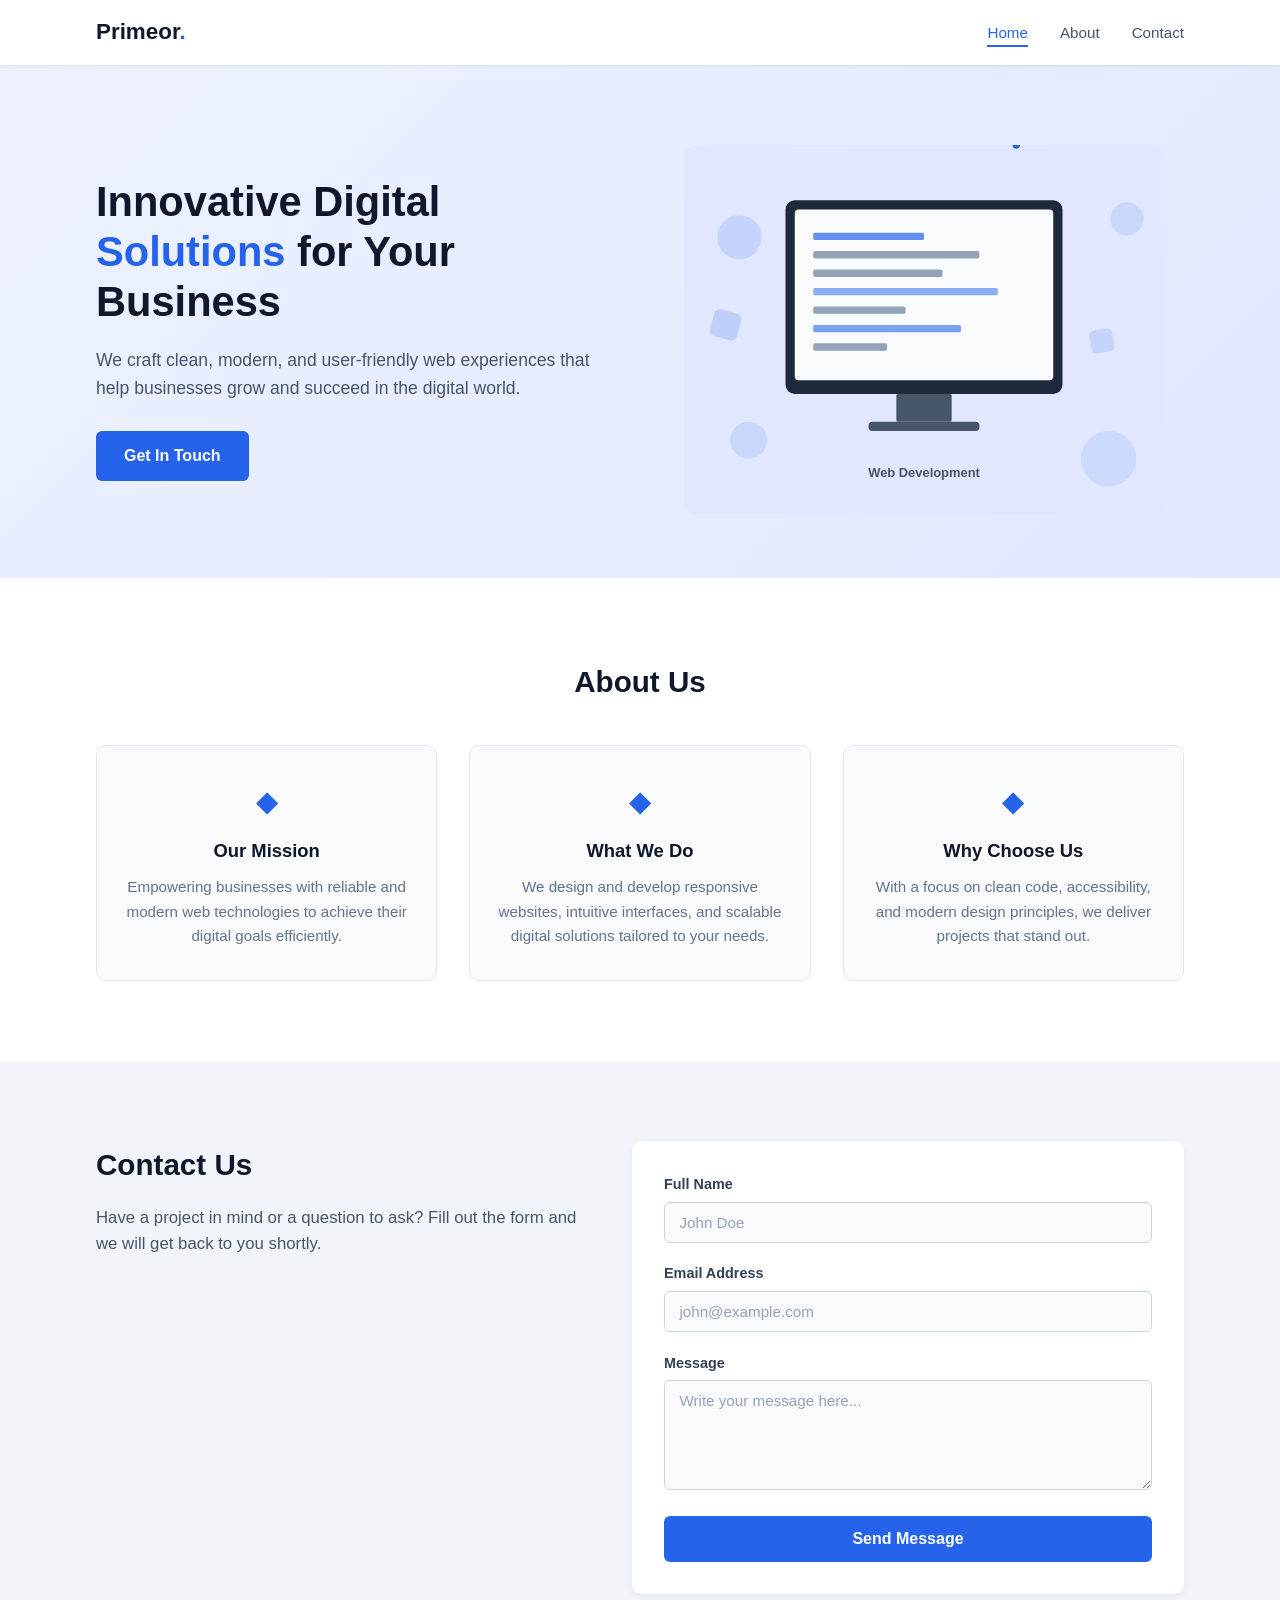
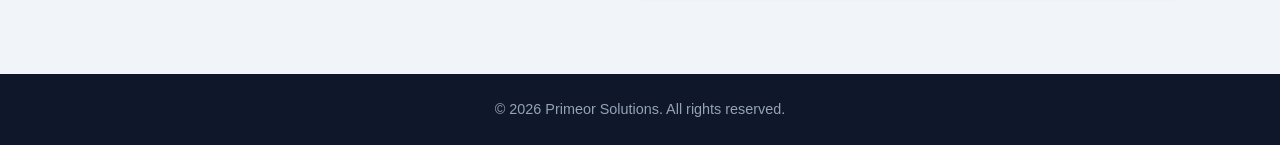
<file: Level-1/Task-1-HTML-CSS/index.html>
<!DOCTYPE html>
<html lang="en">
<head>
  <meta charset="UTF-8">
  <meta name="viewport" content="width=device-width, initial-scale=1.0">
  <meta name="description" content="Primeor Solutions — Innovative digital solutions for modern businesses.">
  <title>Primeor Solutions</title>
  <link rel="stylesheet" href="css/style.css">
</head>
<body>

  <!-- Navigation -->
  <header class="site-header">
    <nav class="navbar" aria-label="Main navigation">
      <a href="#" class="nav-logo">Primeor<span class="logo-accent">.</span></a>
      <ul class="nav-links">
        <li><a href="#home" class="nav-link active">Home</a></li>
        <li><a href="#about" class="nav-link">About</a></li>
        <li><a href="#contact" class="nav-link">Contact</a></li>
      </ul>
    </nav>
  </header>

  <!-- Hero Section -->
  <main>
    <section id="home" class="hero">
      <div class="container hero-content">
        <div class="hero-text">
          <h1>Innovative Digital <span class="highlight">Solutions</span> for Your Business</h1>
          <p>We craft clean, modern, and user-friendly web experiences that help businesses grow and succeed in the digital world.</p>
          <a href="#contact" class="btn btn-primary">Get In Touch</a>
        </div>
        <div class="hero-image">
          <img src="images/hero-illustration.svg" alt="Digital solutions illustration showing web development and design concepts" width="520" height="400">
        </div>
      </div>
    </section>

    <!-- About Section -->
    <section id="about" class="about">
      <div class="container">
        <h2 class="section-title">About Us</h2>
        <div class="about-grid">
          <div class="about-card">
            <div class="card-icon">&#9670;</div>
            <h3>Our Mission</h3>
            <p>Empowering businesses with reliable and modern web technologies to achieve their digital goals efficiently.</p>
          </div>
          <div class="about-card">
            <div class="card-icon">&#9670;</div>
            <h3>What We Do</h3>
            <p>We design and develop responsive websites, intuitive interfaces, and scalable digital solutions tailored to your needs.</p>
          </div>
          <div class="about-card">
            <div class="card-icon">&#9670;</div>
            <h3>Why Choose Us</h3>
            <p>With a focus on clean code, accessibility, and modern design principles, we deliver projects that stand out.</p>
          </div>
        </div>
      </div>
    </section>

    <!-- Contact Section -->
    <section id="contact" class="contact">
      <div class="container contact-wrapper">
        <div class="contact-info">
          <h2 class="section-title">Contact Us</h2>
          <p>Have a project in mind or a question to ask? Fill out the form and we will get back to you shortly.</p>
        </div>
        <form class="contact-form" action="#" method="post" novalidate>
          <div class="form-group">
            <label for="name">Full Name</label>
            <input type="text" id="name" name="name" placeholder="John Doe" required>
          </div>
          <div class="form-group">
            <label for="email">Email Address</label>
            <input type="email" id="email" name="email" placeholder="john@example.com" required>
          </div>
          <div class="form-group">
            <label for="message">Message</label>
            <textarea id="message" name="message" rows="5" placeholder="Write your message here..." required></textarea>
          </div>
          <button type="submit" class="btn btn-submit">Send Message</button>
        </form>
      </div>
    </section>
  </main>

  <!-- Footer -->
  <footer class="site-footer">
    <div class="container footer-content">
      <p>&copy; 2026 Primeor Solutions. All rights reserved.</p>
    </div>
  </footer>

</body>
</html>
</file>
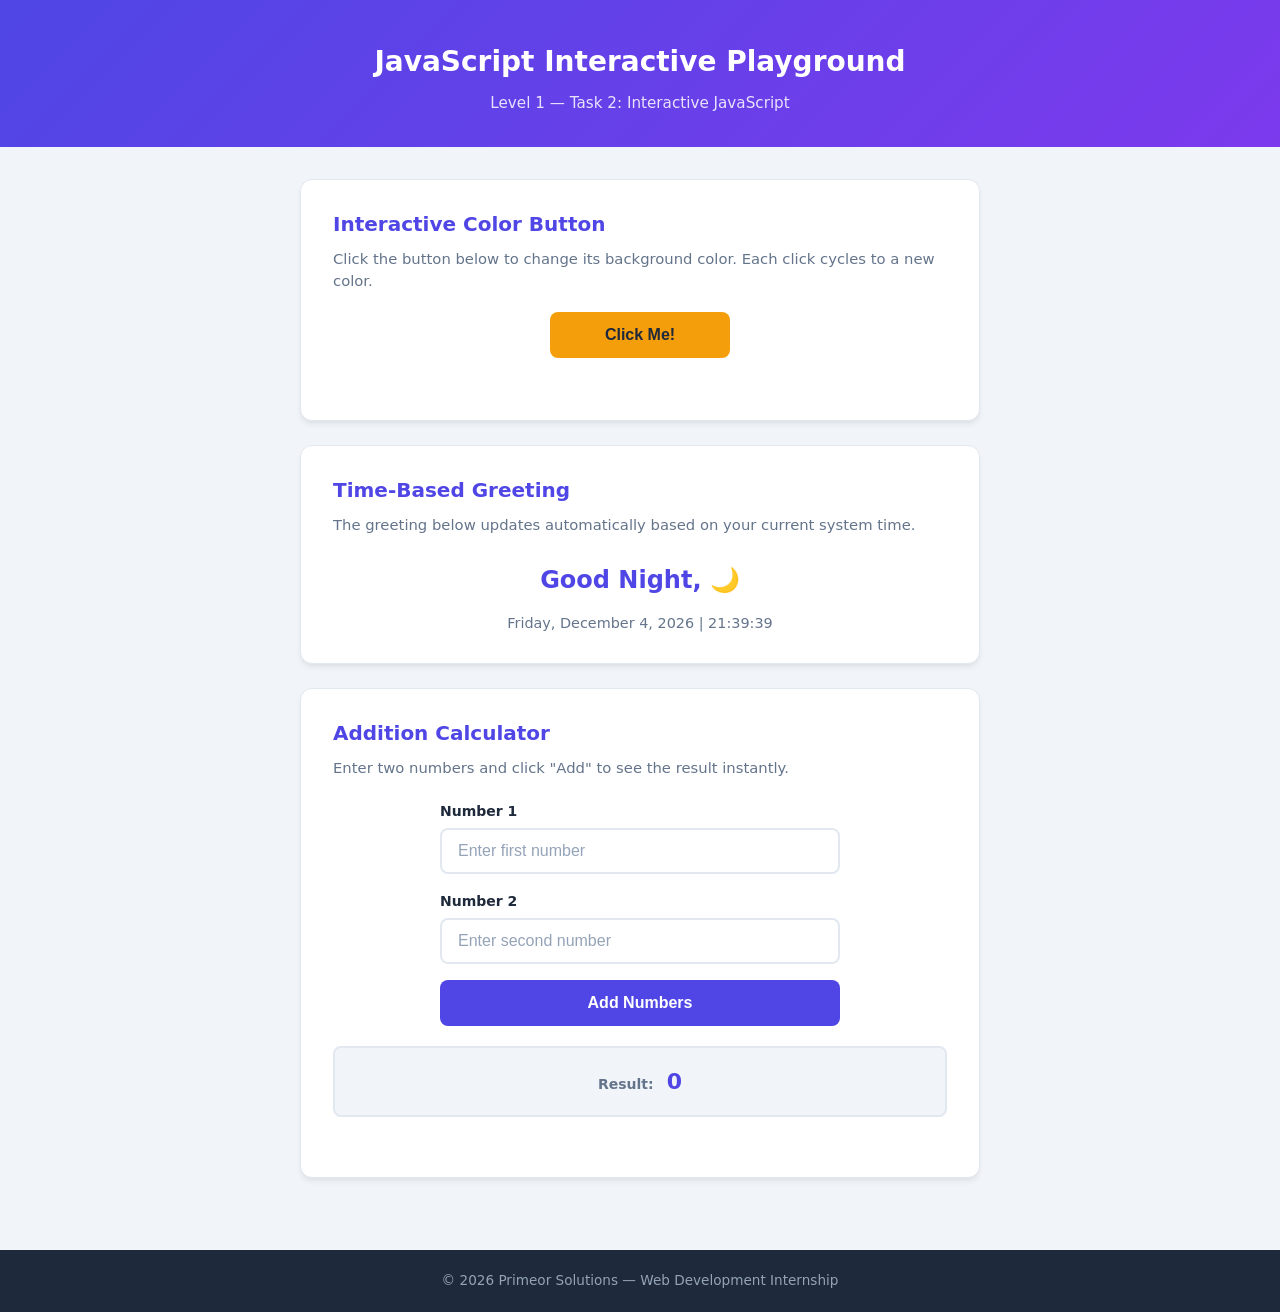
<file: Level-1/Task-2-JavaScript/index.html>
<!DOCTYPE html>
<html lang="en">
<head>
    <meta charset="UTF-8">
    <meta name="viewport" content="width=device-width, initial-scale=1.0">
    <title>JavaScript Interactive Playground</title>
    <link rel="stylesheet" href="css/style.css">
</head>
<body>
    <header class="header">
        <div class="container">
            <h1 class="header__title">JavaScript Interactive Playground</h1>
            <p class="header__subtitle">Level 1 &mdash; Task 2: Interactive JavaScript</p>
        </div>
    </header>

    <main class="main">
        <div class="container">

            <!-- Section 1: Interactive Color Button -->
            <section class="card" id="color-button-section">
                <h2 class="card__title">Interactive Color Button</h2>
                <p class="card__description">Click the button below to change its background color. Each click cycles to a new color.</p>
                <div class="card__content">
                    <button type="button" class="btn btn--color" id="color-btn">Click Me!</button>
                    <p class="card__feedback" id="color-feedback"></p>
                </div>
            </section>

            <!-- Section 2: Dynamic Greeting -->
            <section class="card" id="greeting-section">
                <h2 class="card__title">Time-Based Greeting</h2>
                <p class="card__description">The greeting below updates automatically based on your current system time.</p>
                <div class="card__content">
                    <div class="greeting-display" id="greeting-display">Loading greeting...</div>
                    <p class="greeting-time" id="greeting-time"></p>
                </div>
            </section>

            <!-- Section 3: Addition Calculator -->
            <section class="card" id="calculator-section">
                <h2 class="card__title">Addition Calculator</h2>
                <p class="card__description">Enter two numbers and click "Add" to see the result instantly.</p>
                <div class="card__content">
                    <form class="calculator-form" id="calculator-form" novalidate>
                        <div class="form-group">
                            <label for="num1" class="form-label">Number 1</label>
                            <input type="text" id="num1" class="form-input" placeholder="Enter first number" autocomplete="off">
                        </div>
                        <div class="form-group">
                            <label for="num2" class="form-label">Number 2</label>
                            <input type="text" id="num2" class="form-input" placeholder="Enter second number" autocomplete="off">
                        </div>
                        <button type="submit" class="btn btn--add">Add Numbers</button>
                    </form>
                    <div class="calculator-result" id="calculator-result">
                        <span class="result-label">Result:</span>
                        <span class="result-value" id="result-value">0</span>
                    </div>
                    <p class="calculator-message" id="calculator-message"></p>
                </div>
            </section>

        </div>
    </main>

    <footer class="footer">
        <div class="container">
            <p>&copy; 2026 Primeor Solutions &mdash; Web Development Internship</p>
        </div>
    </footer>

    <script src="js/script.js"></script>
</body>
</html>
</file>
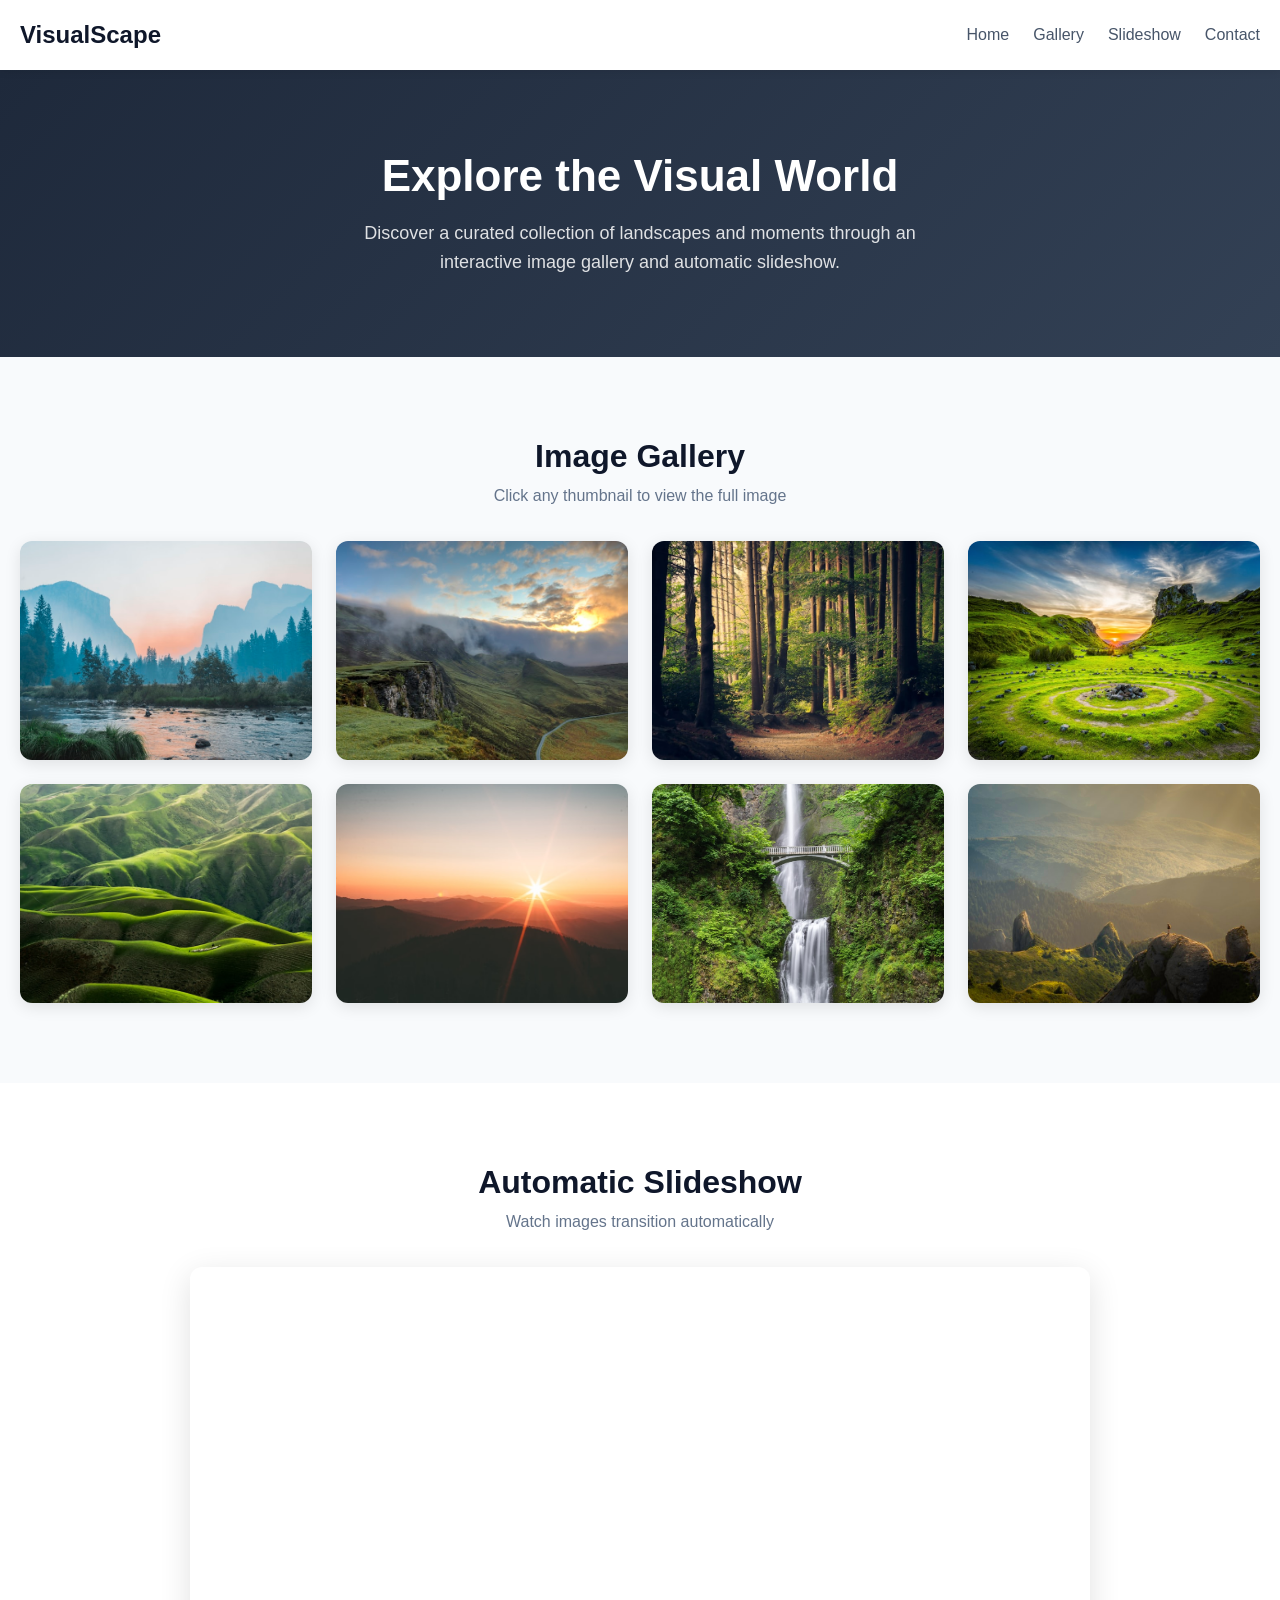
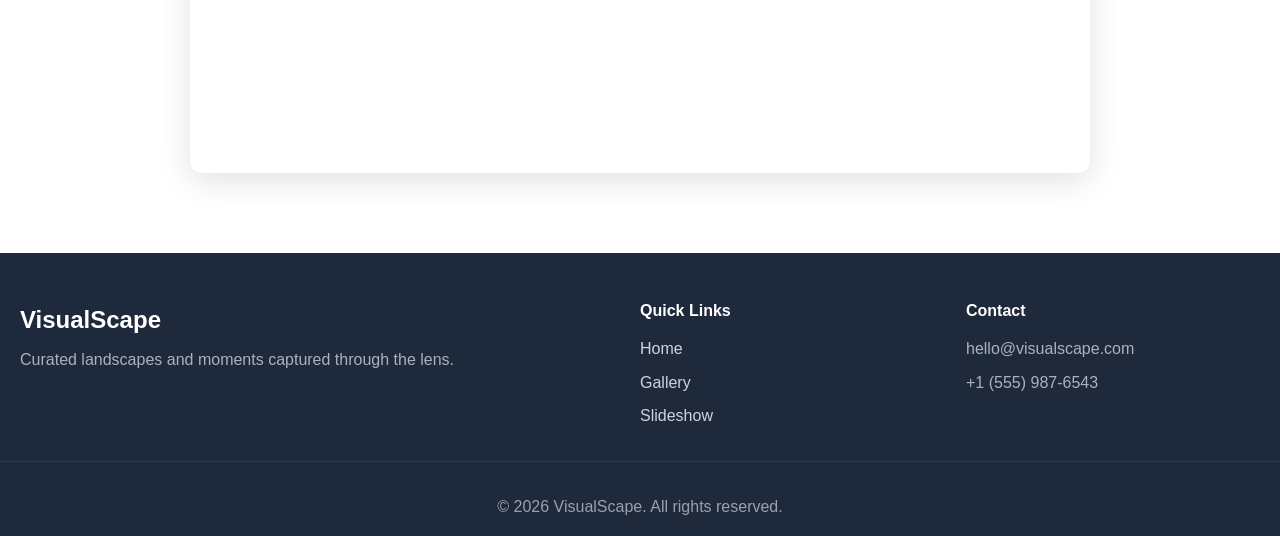
<file: Level-3/Task-1-Image-Manipulation/index.html>
<!DOCTYPE html>
<html lang="en">
<head>
    <meta charset="UTF-8">
    <meta name="viewport" content="width=device-width, initial-scale=1.0">
    <title>VisualScape — Image Showcase</title>
    <link rel="stylesheet" href="css/style.css">
</head>
<body>
    <header class="header">
        <div class="container header-inner">
            <a href="#" class="logo">VisualScape</a>
            <nav class="nav">
                <ul class="nav-list">
                    <li><a href="#home" class="nav-link">Home</a></li>
                    <li><a href="#gallery" class="nav-link">Gallery</a></li>
                    <li><a href="#slideshow" class="nav-link">Slideshow</a></li>
                    <li><a href="#contact" class="nav-link">Contact</a></li>
                </ul>
            </nav>
        </div>
    </header>

    <main>
        <section id="home" class="intro">
            <div class="container">
                <h1>Explore the Visual World</h1>
                <p>Discover a curated collection of landscapes and moments through an interactive image gallery and automatic slideshow.</p>
            </div>
        </section>

        <!-- Image Gallery Section -->
        <section id="gallery" class="gallery-section">
            <div class="container">
                <h2 class="section-title">Image Gallery</h2>
                <p class="section-subtitle">Click any thumbnail to view the full image</p>
                <div class="gallery-grid">
                    <a href="#img1" class="gallery-item">
                        <div class="gallery-card">
                            <img src="images/nature-1.jpg" alt="Majestic mountain landscape reflected in a calm alpine lake" loading="lazy">
                            <div class="gallery-overlay">
                                <span>View</span>
                            </div>
                        </div>
                    </a>
                    <a href="#img2" class="gallery-item">
                        <div class="gallery-card">
                            <img src="images/nature-2.jpg" alt="Misty forest valley at dawn with soft morning light" loading="lazy">
                            <div class="gallery-overlay">
                                <span>View</span>
                            </div>
                        </div>
                    </a>
                    <a href="#img3" class="gallery-item">
                        <div class="gallery-card">
                            <img src="images/nature-3.jpg" alt="Sunlit path through dense green woodland" loading="lazy">
                            <div class="gallery-overlay">
                                <span>View</span>
                            </div>
                        </div>
                    </a>
                    <a href="#img4" class="gallery-item">
                        <div class="gallery-card">
                            <img src="images/nature-4.jpg" alt="Rolling green hills under a clear blue sky" loading="lazy">
                            <div class="gallery-overlay">
                                <span>View</span>
                            </div>
                        </div>
                    </a>
                    <a href="#img5" class="gallery-item">
                        <div class="gallery-card">
                            <img src="images/nature-5.jpg" alt="Vast aerial view of lush green forest canopy" loading="lazy">
                            <div class="gallery-overlay">
                                <span>View</span>
                            </div>
                        </div>
                    </a>
                    <a href="#img6" class="gallery-item">
                        <div class="gallery-card">
                            <img src="images/nature-6.jpg" alt="Serene landscape with clouds reflecting on water" loading="lazy">
                            <div class="gallery-overlay">
                                <span>View</span>
                            </div>
                        </div>
                    </a>
                    <a href="#img7" class="gallery-item">
                        <div class="gallery-card">
                            <img src="images/nature-7.jpg" alt="Tall waterfall cascading through tropical vegetation" loading="lazy">
                            <div class="gallery-overlay">
                                <span>View</span>
                            </div>
                        </div>
                    </a>
                    <a href="#img8" class="gallery-item">
                        <div class="gallery-card">
                            <img src="images/nature-8.jpg" alt="Golden sunlight streaming over mountain meadow" loading="lazy">
                            <div class="gallery-overlay">
                                <span>View</span>
                            </div>
                        </div>
                    </a>
                </div>
            </div>
        </section>

        <!-- Lightbox Overlays (CSS-only click-to-enlarge) -->
        <div class="lightbox" id="img1">
            <div class="lightbox-content">
                <img src="images/nature-1.jpg" alt="Majestic mountain landscape reflected in a calm alpine lake">
                <a href="#gallery" class="lightbox-close">&times;</a>
            </div>
        </div>
        <div class="lightbox" id="img2">
            <div class="lightbox-content">
                <img src="images/nature-2.jpg" alt="Misty forest valley at dawn with soft morning light">
                <a href="#gallery" class="lightbox-close">&times;</a>
            </div>
        </div>
        <div class="lightbox" id="img3">
            <div class="lightbox-content">
                <img src="images/nature-3.jpg" alt="Sunlit path through dense green woodland">
                <a href="#gallery" class="lightbox-close">&times;</a>
            </div>
        </div>
        <div class="lightbox" id="img4">
            <div class="lightbox-content">
                <img src="images/nature-4.jpg" alt="Rolling green hills under a clear blue sky">
                <a href="#gallery" class="lightbox-close">&times;</a>
            </div>
        </div>
        <div class="lightbox" id="img5">
            <div class="lightbox-content">
                <img src="images/nature-5.jpg" alt="Vast aerial view of lush green forest canopy">
                <a href="#gallery" class="lightbox-close">&times;</a>
            </div>
        </div>
        <div class="lightbox" id="img6">
            <div class="lightbox-content">
                <img src="images/nature-6.jpg" alt="Serene landscape with clouds reflecting on water">
                <a href="#gallery" class="lightbox-close">&times;</a>
            </div>
        </div>
        <div class="lightbox" id="img7">
            <div class="lightbox-content">
                <img src="images/nature-7.jpg" alt="Tall waterfall cascading through tropical vegetation">
                <a href="#gallery" class="lightbox-close">&times;</a>
            </div>
        </div>
        <div class="lightbox" id="img8">
            <div class="lightbox-content">
                <img src="images/nature-8.jpg" alt="Golden sunlight streaming over mountain meadow">
                <a href="#gallery" class="lightbox-close">&times;</a>
            </div>
        </div>

        <!-- Automatic Slideshow Section -->
        <section id="slideshow" class="slideshow-section">
            <div class="container">
                <h2 class="section-title">Automatic Slideshow</h2>
                <p class="section-subtitle">Watch images transition automatically</p>
                <div class="slideshow">
                    <div class="slideshow-track">
                        <div class="slide slide-1">
                            <img src="images/nature-1.jpg" alt="Mountain landscape with alpine lake reflection">
                        </div>
                        <div class="slide slide-2">
                            <img src="images/nature-2.jpg" alt="Misty forest valley at dawn">
                        </div>
                        <div class="slide slide-3">
                            <img src="images/nature-3.jpg" alt="Sunlit forest path">
                        </div>
                        <div class="slide slide-4">
                            <img src="images/nature-4.jpg" alt="Rolling green hills landscape">
                        </div>
                        <div class="slide slide-5">
                            <img src="images/nature-5.jpg" alt="Aerial forest canopy view">
                        </div>
                    </div>
                </div>
            </div>
        </section>
    </main>

    <footer id="contact" class="footer">
        <div class="container footer-inner">
            <div class="footer-brand">
                <span class="logo">VisualScape</span>
                <p>Curated landscapes and moments captured through the lens.</p>
            </div>
            <div class="footer-links">
                <h4>Quick Links</h4>
                <ul>
                    <li><a href="#home">Home</a></li>
                    <li><a href="#gallery">Gallery</a></li>
                    <li><a href="#slideshow">Slideshow</a></li>
                </ul>
            </div>
            <div class="footer-contact">
                <h4>Contact</h4>
                <p>hello@visualscape.com</p>
                <p>+1 (555) 987-6543</p>
            </div>
        </div>
        <div class="footer-bottom">
            <p>&copy; 2026 VisualScape. All rights reserved.</p>
        </div>
    </footer>
</body>
</html>
</file>
<file: Level-1/Task-1-HTML-CSS/css/style.css>
/* ========================================
   Primeor Solutions — Level 1 Task 1
   HTML & CSS Styling
   ======================================== */

/* ---------- Reset & Base ---------- */
*,
*::before,
*::after {
  margin: 0;
  padding: 0;
  box-sizing: border-box;
}

html {
  scroll-behavior: smooth;
}

body {
  font-family: "Segoe UI", Roboto, "Helvetica Neue", Arial, sans-serif;
  line-height: 1.6;
  color: #1e293b;
  background-color: #f8fafc;
}

img {
  max-width: 100%;
  height: auto;
  display: block;
}

a {
  text-decoration: none;
  color: inherit;
}

ul {
  list-style: none;
}

/* ---------- Utility ---------- */
.container {
  width: 90%;
  max-width: 1120px;
  margin: 0 auto;
  padding: 0 1rem;
}

.highlight {
  color: #2563eb;
}

.section-title {
  font-size: 1.85rem;
  font-weight: 700;
  margin-bottom: 1rem;
  color: #0f172a;
}

/* ---------- Buttons ---------- */
.btn {
  display: inline-block;
  padding: 0.75rem 1.75rem;
  border-radius: 6px;
  font-size: 1rem;
  font-weight: 600;
  cursor: pointer;
  border: none;
  transition: background-color 0.25s ease, transform 0.2s ease, box-shadow 0.25s ease;
}

.btn:hover {
  transform: translateY(-1px);
  box-shadow: 0 4px 12px rgba(0, 0, 0, 0.15);
}

.btn-primary {
  background-color: #2563eb;
  color: #ffffff;
}

.btn-primary:hover {
  background-color: #1d4ed8;
}

.btn-submit {
  background-color: #2563eb;
  color: #ffffff;
  width: 100%;
  padding: 0.85rem;
  font-size: 1rem;
}

.btn-submit:hover {
  background-color: #1d4ed8;
}

/* ========================================
   Navigation
   ======================================== */
.site-header {
  background-color: #ffffff;
  box-shadow: 0 1px 3px rgba(0, 0, 0, 0.08);
  position: sticky;
  top: 0;
  z-index: 100;
}

.navbar {
  display: flex;
  align-items: center;
  justify-content: space-between;
  max-width: 1120px;
  margin: 0 auto;
  padding: 0.9rem 1rem;
  width: 90%;
}

.nav-logo {
  font-size: 1.4rem;
  font-weight: 700;
  color: #0f172a;
}

.logo-accent {
  color: #2563eb;
}

.nav-links {
  display: flex;
  gap: 2rem;
}

.nav-link {
  font-size: 0.95rem;
  font-weight: 500;
  color: #475569;
  padding: 0.3rem 0;
  position: relative;
  transition: color 0.25s ease;
}

.nav-link::after {
  content: "";
  position: absolute;
  bottom: -2px;
  left: 0;
  width: 0;
  height: 2px;
  background-color: #2563eb;
  transition: width 0.25s ease;
}

.nav-link:hover,
.nav-link.active {
  color: #2563eb;
}

.nav-link:hover::after,
.nav-link.active::after {
  width: 100%;
}

/* ========================================
   Hero Section
   ======================================== */
.hero {
  background: linear-gradient(135deg, #eef2ff 0%, #e0e7ff 100%);
  padding: 5rem 0 4rem;
}

.hero-content {
  display: flex;
  align-items: center;
  gap: 3rem;
}

.hero-text {
  flex: 1;
}

.hero-text h1 {
  font-size: 2.6rem;
  font-weight: 800;
  line-height: 1.2;
  color: #0f172a;
  margin-bottom: 1.2rem;
}

.hero-text p {
  font-size: 1.1rem;
  color: #475569;
  margin-bottom: 1.8rem;
  max-width: 500px;
}

.hero-image {
  flex: 1;
  display: flex;
  justify-content: center;
}

.hero-image img {
  width: 100%;
  max-width: 480px;
  border-radius: 12px;
}

/* ========================================
   About Section
   ======================================== */
.about {
  padding: 5rem 0;
  background-color: #ffffff;
}

.about .section-title {
  text-align: center;
}

.about-grid {
  display: grid;
  grid-template-columns: repeat(3, 1fr);
  gap: 2rem;
  margin-top: 2.5rem;
}

.about-card {
  background-color: #f8fafc;
  border: 1px solid #e2e8f0;
  border-radius: 10px;
  padding: 2rem 1.5rem;
  text-align: center;
  transition: transform 0.25s ease, box-shadow 0.25s ease;
}

.about-card:hover {
  transform: translateY(-4px);
  box-shadow: 0 8px 24px rgba(0, 0, 0, 0.08);
}

.card-icon {
  font-size: 1.8rem;
  color: #2563eb;
  margin-bottom: 0.75rem;
}

.about-card h3 {
  font-size: 1.15rem;
  font-weight: 700;
  margin-bottom: 0.6rem;
  color: #0f172a;
}

.about-card p {
  font-size: 0.95rem;
  color: #64748b;
  line-height: 1.6;
}

/* ========================================
   Contact Section
   ======================================== */
.contact {
  padding: 5rem 0;
  background-color: #f1f5f9;
}

.contact-wrapper {
  display: flex;
  gap: 3rem;
  align-items: flex-start;
}

.contact-info {
  flex: 1;
}

.contact-info p {
  font-size: 1.05rem;
  color: #475569;
  margin-top: 0.5rem;
}

.contact-form {
  flex: 1;
  background-color: #ffffff;
  padding: 2rem;
  border-radius: 10px;
  box-shadow: 0 2px 8px rgba(0, 0, 0, 0.06);
}

.form-group {
  margin-bottom: 1.2rem;
}

.form-group label {
  display: block;
  font-size: 0.9rem;
  font-weight: 600;
  color: #334155;
  margin-bottom: 0.35rem;
}

.form-group input,
.form-group textarea {
  width: 100%;
  padding: 0.7rem 0.9rem;
  font-size: 0.95rem;
  font-family: inherit;
  color: #1e293b;
  background-color: #f8fafc;
  border: 1px solid #cbd5e1;
  border-radius: 6px;
  transition: border-color 0.25s ease, box-shadow 0.25s ease;
  outline: none;
}

.form-group input::placeholder,
.form-group textarea::placeholder {
  color: #94a3b8;
}

.form-group input:focus,
.form-group textarea:focus {
  border-color: #2563eb;
  box-shadow: 0 0 0 3px rgba(37, 99, 235, 0.15);
}

.form-group textarea {
  resize: vertical;
  min-height: 100px;
}

/* ========================================
   Footer
   ======================================== */
.site-footer {
  background-color: #0f172a;
  color: #94a3b8;
  padding: 1.5rem 0;
}

.footer-content {
  text-align: center;
  font-size: 0.9rem;
}

/* ========================================
   Responsive Design
   ======================================== */

/* Tablet — 768px */
@media (max-width: 768px) {
  .hero-content {
    flex-direction: column;
    text-align: center;
  }

  .hero-text p {
    max-width: 100%;
  }

  .hero-text h1 {
    font-size: 2rem;
  }

  .about-grid {
    grid-template-columns: 1fr;
  }

  .contact-wrapper {
    flex-direction: column;
  }
}

/* Mobile — 430px */
@media (max-width: 430px) {
  .navbar {
    flex-direction: column;
    gap: 0.75rem;
  }

  .nav-links {
    gap: 1.25rem;
  }

  .hero {
    padding: 3rem 0 2.5rem;
  }

  .hero-text h1 {
    font-size: 1.65rem;
  }

  .hero-text p {
    font-size: 1rem;
  }

  .section-title {
    font-size: 1.5rem;
  }

  .contact-form {
    padding: 1.5rem;
  }
}

/* Mobile — 375px */
@media (max-width: 375px) {
  .hero-text h1 {
    font-size: 1.45rem;
  }

  .btn {
    padding: 0.65rem 1.4rem;
    font-size: 0.9rem;
  }
}
</file>
<file: Level-1/Task-2-JavaScript/css/style.css>
*,
*::before,
*::after {
    margin: 0;
    padding: 0;
    box-sizing: border-box;
}

:root {
    --color-primary: #4f46e5;
    --color-primary-hover: #4338ca;
    --color-bg: #f1f5f9;
    --color-card: #ffffff;
    --color-text: #1e293b;
    --color-text-secondary: #64748b;
    --color-border: #e2e8f0;
    --color-success: #16a34a;
    --color-error: #dc2626;
    --color-accent: #f59e0b;
    --shadow-sm: 0 1px 2px rgba(0, 0, 0, 0.05);
    --shadow-md: 0 4px 6px -1px rgba(0, 0, 0, 0.07), 0 2px 4px -2px rgba(0, 0, 0, 0.05);
    --shadow-lg: 0 10px 15px -3px rgba(0, 0, 0, 0.08), 0 4px 6px -4px rgba(0, 0, 0, 0.04);
    --radius: 12px;
    --radius-sm: 8px;
    --transition: 0.25s ease;
}

html {
    font-size: 16px;
    scroll-behavior: smooth;
}

body {
    font-family: 'Segoe UI', system-ui, -apple-system, sans-serif;
    background-color: var(--color-bg);
    color: var(--color-text);
    line-height: 1.6;
    min-height: 100vh;
    display: flex;
    flex-direction: column;
}

.container {
    max-width: 720px;
    margin: 0 auto;
    padding: 0 20px;
    width: 100%;
}

/* Header */
.header {
    background: linear-gradient(135deg, var(--color-primary), #7c3aed);
    color: #ffffff;
    padding: 40px 0 32px;
    text-align: center;
}

.header__title {
    font-size: 1.75rem;
    font-weight: 700;
    margin-bottom: 6px;
}

.header__subtitle {
    font-size: 0.95rem;
    opacity: 0.85;
    font-weight: 400;
}

/* Main */
.main {
    flex: 1;
    padding: 32px 0 48px;
}

/* Card */
.card {
    background: var(--color-card);
    border-radius: var(--radius);
    box-shadow: var(--shadow-md);
    padding: 28px 32px;
    margin-bottom: 24px;
    border: 1px solid var(--color-border);
    transition: box-shadow var(--transition);
}

.card:hover {
    box-shadow: var(--shadow-lg);
}

.card__title {
    font-size: 1.25rem;
    font-weight: 700;
    margin-bottom: 8px;
    color: var(--color-primary);
}

.card__description {
    font-size: 0.925rem;
    color: var(--color-text-secondary);
    margin-bottom: 20px;
    line-height: 1.5;
}

.card__content {
    text-align: center;
}

.card__feedback {
    margin-top: 14px;
    font-size: 0.875rem;
    color: var(--color-text-secondary);
    min-height: 1.4em;
}

/* Buttons */
.btn {
    display: inline-block;
    border: none;
    cursor: pointer;
    font-size: 1rem;
    font-weight: 600;
    padding: 14px 36px;
    border-radius: var(--radius-sm);
    transition: background-color var(--transition), transform var(--transition), box-shadow var(--transition);
    outline: none;
}

.btn:focus-visible {
    box-shadow: 0 0 0 3px rgba(79, 70, 229, 0.45);
}

.btn--color {
    background-color: var(--color-accent);
    color: #1e293b;
    min-width: 180px;
}

.btn--color:hover {
    transform: translateY(-2px);
    box-shadow: var(--shadow-md);
}

.btn--color:active {
    transform: translateY(0);
}

.btn--add {
    background-color: var(--color-primary);
    color: #ffffff;
    width: 100%;
    padding: 14px 24px;
}

.btn--add:hover {
    background-color: var(--color-primary-hover);
    transform: translateY(-2px);
    box-shadow: var(--shadow-md);
}

.btn--add:active {
    transform: translateY(0);
}

/* Greeting Display */
.greeting-display {
    font-size: 1.5rem;
    font-weight: 700;
    color: var(--color-primary);
    margin-bottom: 8px;
    min-height: 2em;
    display: flex;
    align-items: center;
    justify-content: center;
}

.greeting-time {
    font-size: 0.9rem;
    color: var(--color-text-secondary);
}

/* Calculator Form */
.calculator-form {
    display: flex;
    flex-direction: column;
    gap: 16px;
    max-width: 400px;
    margin: 0 auto;
}

.form-group {
    text-align: left;
}

.form-label {
    display: block;
    font-size: 0.875rem;
    font-weight: 600;
    margin-bottom: 6px;
    color: var(--color-text);
}

.form-input {
    width: 100%;
    padding: 12px 16px;
    font-size: 1rem;
    border: 2px solid var(--color-border);
    border-radius: var(--radius-sm);
    background: var(--color-card);
    color: var(--color-text);
    transition: border-color var(--transition), box-shadow var(--transition);
    outline: none;
}

.form-input:focus {
    border-color: var(--color-primary);
    box-shadow: 0 0 0 3px rgba(79, 70, 229, 0.15);
}

.form-input::placeholder {
    color: #94a3b8;
}

/* Calculator Result */
.calculator-result {
    margin-top: 20px;
    padding: 16px;
    background: var(--color-bg);
    border-radius: var(--radius-sm);
    border: 2px solid var(--color-border);
}

.result-label {
    font-size: 0.875rem;
    font-weight: 600;
    color: var(--color-text-secondary);
    margin-right: 8px;
}

.result-value {
    font-size: 1.375rem;
    font-weight: 700;
    color: var(--color-primary);
}

.calculator-message {
    margin-top: 12px;
    font-size: 0.875rem;
    min-height: 1.4em;
    font-weight: 500;
}

.calculator-message.error {
    color: var(--color-error);
}

.calculator-message.success {
    color: var(--color-success);
}

/* Footer */
.footer {
    background: var(--color-text);
    color: #94a3b8;
    text-align: center;
    padding: 20px 0;
    font-size: 0.85rem;
    margin-top: auto;
}

/* Responsive */
@media (max-width: 768px) {
    .header {
        padding: 32px 0 24px;
    }

    .header__title {
        font-size: 1.5rem;
    }

    .main {
        padding: 24px 0 36px;
    }

    .card {
        padding: 22px 20px;
        margin-bottom: 18px;
    }

    .card__title {
        font-size: 1.125rem;
    }

    .greeting-display {
        font-size: 1.25rem;
    }
}

@media (max-width: 430px) {
    .container {
        padding: 0 16px;
    }

    .header {
        padding: 24px 0 20px;
    }

    .header__title {
        font-size: 1.3rem;
    }

    .header__subtitle {
        font-size: 0.85rem;
    }

    .main {
        padding: 18px 0 28px;
    }

    .card {
        padding: 18px 16px;
        border-radius: 10px;
    }

    .btn {
        padding: 12px 28px;
        font-size: 0.95rem;
    }

    .form-input {
        padding: 10px 14px;
        font-size: 0.95rem;
    }

    .greeting-display {
        font-size: 1.1rem;
    }

    .result-value {
        font-size: 1.2rem;
    }
}

/* Accessibility - focus visible for keyboard navigation */
:focus-visible {
    outline: 3px solid var(--color-primary);
    outline-offset: 2px;
}
</file>
<file: Level-3/Task-1-Image-Manipulation/css/style.css>
/* ========================================
   RESET & BASE STYLES
   ======================================== */
*,
*::before,
*::after {
    box-sizing: border-box;
    margin: 0;
    padding: 0;
}

html {
    scroll-behavior: smooth;
}

body {
    font-family: 'Segoe UI', Tahoma, Geneva, Verdana, sans-serif;
    line-height: 1.6;
    color: #1e293b;
    background-color: #f8fafc;
    overflow-x: hidden;
}

img {
    max-width: 100%;
    height: auto;
    display: block;
}

a {
    text-decoration: none;
    color: inherit;
}

ul {
    list-style: none;
}

/* ========================================
   TYPOGRAPHY
   ======================================== */
h1, h2, h3, h4 {
    line-height: 1.2;
    font-weight: 600;
}

h1 {
    font-size: clamp(1.75rem, 5vw, 2.75rem);
    margin-bottom: 1rem;
}

h2 {
    font-size: clamp(1.5rem, 4vw, 2rem);
    margin-bottom: 0.5rem;
}

.section-subtitle {
    color: #64748b;
    margin-bottom: 2rem;
}

/* ========================================
   CONTAINER
   ======================================== */
.container {
    width: 100%;
    max-width: 1200px;
    margin: 0 auto;
    padding: 0 1.25rem;
}

/* ========================================
   HEADER & NAVIGATION
   ======================================== */
.header {
    background-color: #fff;
    position: sticky;
    top: 0;
    z-index: 100;
    box-shadow: 0 2px 8px rgba(0, 0, 0, 0.08);
}

.header-inner {
    display: flex;
    justify-content: space-between;
    align-items: center;
    padding-top: 1rem;
    padding-bottom: 1rem;
}

.logo {
    font-size: 1.5rem;
    font-weight: 700;
    color: #0f172a;
}

.nav-list {
    display: flex;
    gap: 1.5rem;
}

.nav-link {
    font-weight: 500;
    color: #475569;
    transition: color 0.3s ease;
    padding: 0.25rem 0;
}

.nav-link:hover {
    color: #2563eb;
}

/* ========================================
   INTRO SECTION
   ======================================== */
.intro {
    background: linear-gradient(135deg, #1e293b 0%, #334155 100%);
    color: #fff;
    padding: 4rem 0;
    text-align: center;
}

.intro p {
    max-width: 600px;
    margin: 0 auto;
    opacity: 0.85;
    font-size: 1.125rem;
}

/* ========================================
   SECTION TITLES
   ======================================== */
.section-title {
    text-align: center;
    margin-bottom: 0.5rem;
    color: #0f172a;
}

.section-subtitle {
    text-align: center;
}

/* ========================================
   IMAGE GALLERY
   ======================================== */
.gallery-section {
    padding: 4rem 0;
}

.gallery-grid {
    display: grid;
    grid-template-columns: repeat(2, 1fr);
    gap: 1rem;
}

.gallery-item {
    display: block;
}

.gallery-card {
    position: relative;
    overflow: hidden;
    border-radius: 12px;
    box-shadow: 0 4px 16px rgba(0, 0, 0, 0.1);
    aspect-ratio: 4 / 3;
}

.gallery-card img {
    width: 100%;
    height: 100%;
    object-fit: cover;
    transition: transform 0.4s ease, filter 0.4s ease;
}

.gallery-overlay {
    position: absolute;
    inset: 0;
    background: rgba(0, 0, 0, 0.4);
    display: flex;
    align-items: center;
    justify-content: center;
    opacity: 0;
    transition: opacity 0.4s ease;
}

.gallery-overlay span {
    color: #fff;
    font-size: 1.125rem;
    font-weight: 600;
    padding: 0.5rem 1.5rem;
    border: 2px solid #fff;
    border-radius: 6px;
    transition: background 0.3s ease, color 0.3s ease;
}

/* Hover Effects */
.gallery-card:hover img {
    transform: scale(1.08);
    filter: brightness(1.05);
}

.gallery-card:hover .gallery-overlay {
    opacity: 1;
}

.gallery-overlay:hover span {
    background: #fff;
    color: #1e293b;
}

/* ========================================
   LIGHTBOX (Click-to-Enlarge)
   ======================================== */
.lightbox {
    position: fixed;
    inset: 0;
    background: rgba(0, 0, 0, 0.9);
    display: flex;
    align-items: center;
    justify-content: center;
    z-index: 1000;
    opacity: 0;
    visibility: hidden;
    transition: opacity 0.3s ease, visibility 0.3s ease;
    padding: 2rem;
}

.lightbox:target {
    opacity: 1;
    visibility: visible;
}

.lightbox-content {
    position: relative;
    max-width: 900px;
    width: 100%;
    max-height: 90vh;
}

.lightbox-content img {
    width: 100%;
    height: auto;
    max-height: 85vh;
    object-fit: contain;
    border-radius: 8px;
    box-shadow: 0 8px 32px rgba(0, 0, 0, 0.4);
}

.lightbox-close {
    position: absolute;
    top: -40px;
    right: 0;
    color: #fff;
    font-size: 2rem;
    width: 40px;
    height: 40px;
    display: flex;
    align-items: center;
    justify-content: center;
    border-radius: 50%;
    transition: background 0.3s ease, transform 0.3s ease;
}

.lightbox-close:hover {
    background: rgba(255, 255, 255, 0.2);
    transform: scale(1.1);
}

/* ========================================
   AUTOMATIC SLIDESHOW
   ======================================== */
.slideshow-section {
    padding: 4rem 0;
    background-color: #fff;
}

.slideshow {
    position: relative;
    width: 100%;
    max-width: 900px;
    margin: 0 auto;
    border-radius: 12px;
    overflow: hidden;
    box-shadow: 0 8px 32px rgba(0, 0, 0, 0.12);
    aspect-ratio: 16 / 9;
}

.slideshow-track {
    position: relative;
    width: 100%;
    height: 100%;
}

.slide {
    position: absolute;
    inset: 0;
    opacity: 0;
    animation: slideshowFade 20s infinite;
}

.slide img {
    width: 100%;
    height: 100%;
    object-fit: cover;
}

/* Slideshow Animation - 5 slides, 20s total cycle */
/* Each slide visible for ~4s, fading between */
.slide-1 {
    animation-delay: 0s;
}

.slide-2 {
    animation-delay: 4s;
}

.slide-3 {
    animation-delay: 8s;
}

.slide-4 {
    animation-delay: 12s;
}

.slide-5 {
    animation-delay: 16s;
}

@keyframes slideshowFade {
    0%, 3% {
        opacity: 0;
    }
    5%, 20% {
        opacity: 1;
    }
    22%, 100% {
        opacity: 0;
    }
}

/* ========================================
   FOOTER
   ======================================== */
.footer {
    background-color: #1e293b;
    color: #cbd5e1;
    padding: 3rem 0 1rem;
}

.footer-inner {
    display: grid;
    grid-template-columns: 1fr;
    gap: 2rem;
    text-align: center;
}

.footer-brand .logo {
    color: #fff;
    display: inline-block;
    margin-bottom: 0.5rem;
}

.footer-brand p {
    opacity: 0.8;
}

.footer-links h4,
.footer-contact h4 {
    color: #fff;
    margin-bottom: 1rem;
}

.footer-links ul {
    display: flex;
    flex-direction: column;
    gap: 0.5rem;
}

.footer-links a {
    transition: color 0.3s ease;
}

.footer-links a:hover {
    color: #fff;
}

.footer-contact p {
    opacity: 0.8;
    margin-bottom: 0.5rem;
}

.footer-bottom {
    text-align: center;
    padding-top: 2rem;
    margin-top: 2rem;
    border-top: 1px solid #334155;
    opacity: 0.7;
}

/* ========================================
   TABLET BREAKPOINT (768px)
   ======================================== */
@media screen and (min-width: 768px) {
    .gallery-grid {
        grid-template-columns: repeat(3, 1fr);
        gap: 1.25rem;
    }

    .footer-inner {
        grid-template-columns: repeat(2, 1fr);
        text-align: left;
    }

    .footer-brand {
        grid-column: 1 / -1;
    }

    .lightbox-close {
        top: -50px;
        right: -10px;
        font-size: 2.5rem;
        width: 48px;
        height: 48px;
    }
}

/* ========================================
   DESKTOP BREAKPOINT (1024px)
   ======================================== */
@media screen and (min-width: 1024px) {
    .gallery-grid {
        grid-template-columns: repeat(4, 1fr);
        gap: 1.5rem;
    }

    .footer-inner {
        grid-template-columns: 2fr 1fr 1fr;
    }

    .footer-brand {
        grid-column: auto;
    }

    .intro {
        padding: 5rem 0;
    }

    .gallery-section,
    .slideshow-section {
        padding: 5rem 0;
    }
}

/* ========================================
   LARGE DESKTOP (1280px+)
   ======================================== */
@media screen and (min-width: 1280px) {
    .container {
        max-width: 1280px;
    }
}

/* ========================================
   WIDE DESKTOP (1440px+)
   ======================================== */
@media screen and (min-width: 1440px) {
    .container {
        max-width: 1400px;
    }
}

/* ========================================
   REDUCED MOTION
   ======================================== */
@media (prefers-reduced-motion: reduce) {
    html {
        scroll-behavior: auto;
    }

    .gallery-card img {
        transition: none;
    }

    .gallery-overlay {
        transition: none;
    }

    .slide {
        animation: none;
        opacity: 0;
    }

    .slide-1 {
        opacity: 1;
    }

    .lightbox {
        transition: none;
    }

    .lightbox-close {
        transition: none;
    }

    .nav-link {
        transition: none;
    }

    .footer-links a {
        transition: none;
    }
}
</file>
